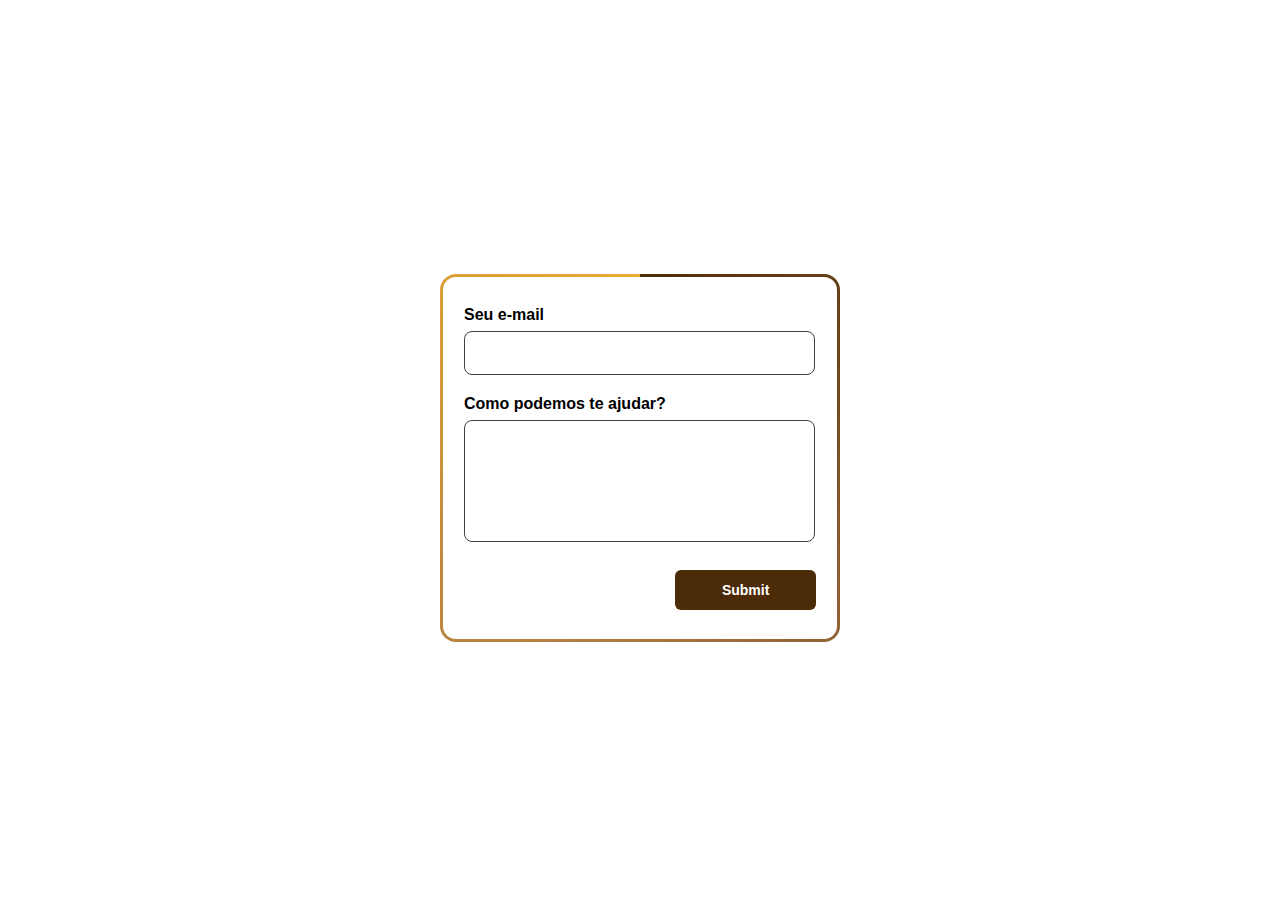
<file: Seção - Formulário de Contato/index.html>
<!DOCTYPE html>
<html lang="en">

<head>
  <meta charset="UTF-8">
  <meta name="viewport" content="width=device-width, initial-scale=1.0">
  <title>Form Animation</title>
  <link rel="stylesheet" href="./css/contato.css">
</head>

<body>
  <div class="form-container">
    <form class="form">
      <div class="form-group">
        <label style="font-family: sans-serif; font-size: 16px;" class="form-label" for="email">Seu e-mail</label>
        <input required name="email" id="email" type="text">
      </div>
      <div class="form-group">
        <label style="font-family: sans-serif; font-size: 16px;" class="form-label" for="textarea">Como podemos te ajudar?</label>
        <textarea required cols="50" rows="10" id="textarea" name="textarea"></textarea>
      </div>
      <button type="submit" class="form-submit-btn">Submit</button>
    </form>
  </div>
</body>

</html>
</file>
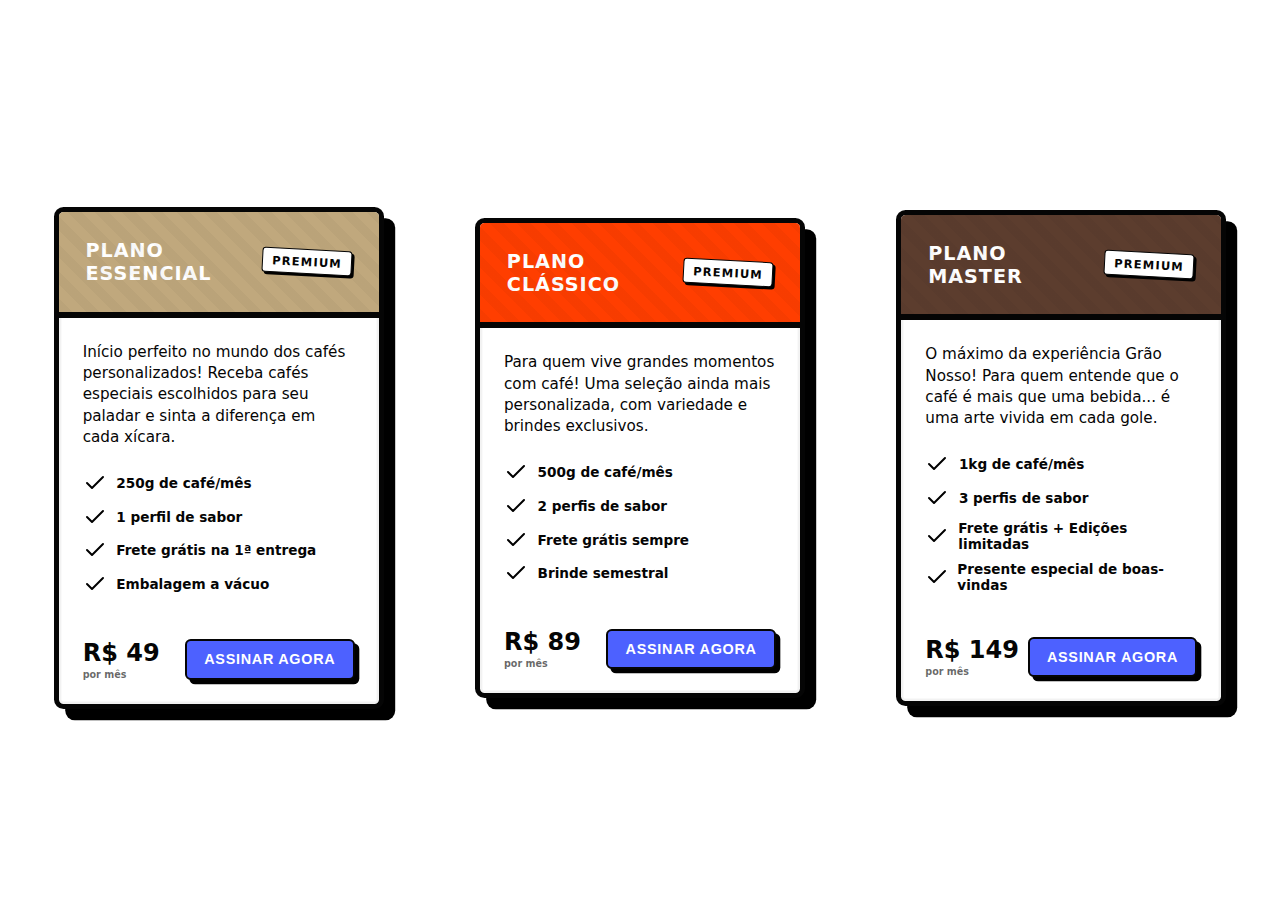
<file: Seção - Planos/index.html>
<!DOCTYPE html>
<html lang="pt-br">

<head>
    <meta charset="UTF-8">
    <meta name="viewport" content="width=device-width, initial-scale=1.0">
    <title>Testes de UI</title>
    <link rel="stylesheet" href="./css/planos.css">
</head>
<body>
    <div style="height: 100vh; display: flex; justify-content: space-around; align-items: center;">
        <div class="card">

            <div class="card-title-area" style="background: #C0A87D;">
                <span>Plano Essencial</span>
                <span class="card-tag">Premium</span>
            </div>

            <div class="card-body">
                <div class="card-description">
                    Início perfeito no mundo dos cafés personalizados!
                    Receba cafés especiais escolhidos para seu paladar e sinta a diferença em cada xícara.
                </div>

                <div class="feature-grid">
                    <div class="feature-item">
                        <svg xmlns="http://www.w3.org/2000/svg" width="24" height="24" fill="none" stroke="currentColor" stroke-width="2" stroke-linecap="round" stroke-linejoin="round">
                            <polyline points="20 6 9 17 4 12" />
                          </svg>                          
                        <span class="feature-text">250g de café/mês</span>
                    </div>

                    <div class="feature-item">
                        <svg xmlns="http://www.w3.org/2000/svg" width="24" height="24" fill="none" stroke="currentColor" stroke-width="2" stroke-linecap="round" stroke-linejoin="round">
                            <polyline points="20 6 9 17 4 12" />
                          </svg>                          
                        <span class="feature-text">1 perfil de sabor</span>
                    </div>

                    <div class="feature-item">
                        <svg xmlns="http://www.w3.org/2000/svg" width="24" height="24" fill="none" stroke="currentColor" stroke-width="2" stroke-linecap="round" stroke-linejoin="round">
                            <polyline points="20 6 9 17 4 12" />
                          </svg>                          
                        <span class="feature-text">Frete grátis na 1ª entrega</span>
                    </div>

                    <div class="feature-item">
                        <svg xmlns="http://www.w3.org/2000/svg" width="24" height="24" fill="none" stroke="currentColor" stroke-width="2" stroke-linecap="round" stroke-linejoin="round">
                            <polyline points="20 6 9 17 4 12" />
                          </svg>                          
                        <span class="feature-text">Embalagem a vácuo</span>
                    </div>
                </div>

                <div class="card-actions">
                    <div class="price">
                        R$ 49
                        <span class="price-period">por mês</span>
                    </div>

                    <button class="card-button">Assinar Agora</button>
                </div>
            </div>
        </div>
        <div class="card">

            <div class="card-title-area">
                <span class="card-title">Plano Clássico</span>
                <span class="card-tag">Premium</span>
            </div>

            <div class="card-body">
                <div class="card-description">
                    Para quem vive grandes momentos com café! Uma seleção ainda mais personalizada, com variedade e
                    brindes exclusivos.
                </div>

                <div class="feature-grid">
                    <div class="feature-item">
                        <svg xmlns="http://www.w3.org/2000/svg" width="24" height="24" fill="none" stroke="currentColor" stroke-width="2" stroke-linecap="round" stroke-linejoin="round">
                            <polyline points="20 6 9 17 4 12" />
                          </svg>
                        <span class="feature-text">500g de café/mês</span>
                    </div>

                    <div class="feature-item">
                        <svg xmlns="http://www.w3.org/2000/svg" width="24" height="24" fill="none" stroke="currentColor" stroke-width="2" stroke-linecap="round" stroke-linejoin="round">
                            <polyline points="20 6 9 17 4 12" />
                          </svg>
                        <span class="feature-text">2 perfis de sabor</span>
                    </div>

                    <div class="feature-item">
                        <svg xmlns="http://www.w3.org/2000/svg" width="24" height="24" fill="none" stroke="currentColor" stroke-width="2" stroke-linecap="round" stroke-linejoin="round">
                            <polyline points="20 6 9 17 4 12" />
                          </svg>
                        <span class="feature-text">Frete grátis sempre</span>
                    </div>

                    <div class="feature-item">
                        <svg xmlns="http://www.w3.org/2000/svg" width="24" height="24" fill="none" stroke="currentColor" stroke-width="2" stroke-linecap="round" stroke-linejoin="round">
                            <polyline points="20 6 9 17 4 12" />
                          </svg>
                        <span class="feature-text">Brinde semestral</span>
                    </div>
                </div>

                <div class="card-actions">
                    <div class="price">
                        R$ 89
                        <span class="price-period">por mês</span>
                    </div>

                    <button class="card-button">Assinar agora</button>
                </div>
            </div>
        </div>
        <div class="card">

            <div class="card-title-area" style="background: #5C3D2E;">
                <span class="card-title">Plano Master</span>
                <span class="card-tag">Premium</span>
            </div>

            <div class="card-body">
                <div class="card-description">
                    O máximo da experiência Grão Nosso! Para quem entende que o café é mais que uma bebida... é uma arte
                    vivida em cada gole.
                </div>

                <div class="feature-grid">
                    <div class="feature-item">
                        <svg xmlns="http://www.w3.org/2000/svg" width="24" height="24" fill="none" stroke="currentColor" stroke-width="2" stroke-linecap="round" stroke-linejoin="round">
                            <polyline points="20 6 9 17 4 12" />
                          </svg>
                        <span class="feature-text">1kg de café/mês</span>
                    </div>

                    <div class="feature-item">
                        <svg xmlns="http://www.w3.org/2000/svg" width="24" height="24" fill="none" stroke="currentColor" stroke-width="2" stroke-linecap="round" stroke-linejoin="round">
                            <polyline points="20 6 9 17 4 12" />
                          </svg>
                        <span class="feature-text">3 perfis de sabor</span>
                    </div>

                    <div class="feature-item">
                        <svg xmlns="http://www.w3.org/2000/svg" width="24" height="24" fill="none" stroke="currentColor" stroke-width="2" stroke-linecap="round" stroke-linejoin="round">
                            <polyline points="20 6 9 17 4 12" />
                          </svg>
                        <span class="feature-text">Frete grátis + Edições limitadas</span>
                    </div>

                    <div class="feature-item">
                        <svg xmlns="http://www.w3.org/2000/svg" width="24" height="24" fill="none" stroke="currentColor" stroke-width="2" stroke-linecap="round" stroke-linejoin="round">
                            <polyline points="20 6 9 17 4 12" />
                          </svg>
                        <span class="feature-text">Presente especial de boas-vindas</span>
                    </div>
                </div>

                <div class="card-actions">
                    <div class="price">
                        R$ 149
                        <span class="price-period">por mês</span>
                    </div>

                    <button class="card-button">Assinar agora</button>
                </div>
            </div>
        </div>
    </div>
</body>

</html>
</file>
<file: Seção - Formulário de Contato/css/contato.css>
body {
    display: flex;
    align-items: center;
    justify-content: center;
    height: 100vh;
}

.form-container {
    position: relative;
    width: 400px;
    padding: 32px 24px;
    font-size: 16px;
    font-family: sans-serif;
    color: white;
    display: flex;
    flex-direction: column;
    gap: 20px;
    box-sizing: border-box;
    border-radius: 16px;
    background: #fff;
    overflow: hidden;
}

/* Pseudo-elemento girando */
.form-container::before {
    content: "";
    position: absolute;
    top: -50%;
    left: -50%;
    width: 200%;
    height: 200%;
    background: conic-gradient(from 0deg,
            #4C2B08,
            #AB7743,
            #ebac34);
    animation: rotate 4s linear infinite;
    z-index: 0;
}

/* Máscara para cortar o fundo, criando o efeito só na borda */
.form-container::after {
    content: "";
    position: absolute;
    top: 3px;
    left: 3px;
    right: 3px;
    bottom: 3px;
    background: #fff;
    border-radius: 13px;
    z-index: 1;
}

/* Para o conteúdo ficar acima de tudo */
.form-container form {
    position: relative;
    z-index: 2;
    display: flex;
    flex-direction: column;
    gap: 20px;
}

@keyframes rotate {
    0% {
        transform: rotate(0deg);
    }

    100% {
        transform: rotate(360deg);
    }
}

/* Restante dos estilos do formulário */
.form-group {
    display: flex;
    flex-direction: column;
    gap: 2px;
}

.form-group label {
    margin-bottom: 5px;
    color: #000;
    font-weight: 600;
    font-size: 12px;
}

.form-group input,
.form-group textarea {
    width: 90%;
    padding: 12px 16px;
    border-radius: 8px;
    background-color: transparent;
    border: 1px solid #414141;
    color: #000;
    font-family: sans-serif;
    font-size: 16px;
    outline: none;
}

.form-group textarea {
    resize: none;
    height: 96px;
}

.form-group input::placeholder {
    opacity: 0.5;
}

.form-submit-btn {
    display: flex;
    align-items: center;
    align-self: flex-end;
    justify-content: center;
    font-family: sans-serif;
    color: #4C2B08;
    font-weight: 600;
    width: 40%;
    background: #4C2B08;
    border: none;
    color: #fff;
    padding: 12px 16px;
    font-size: 14px;
    gap: 8px;
    margin-top: 8px;
    cursor: pointer;
    border-radius: 6px;
}

.form-label {
    font-family: sans-serif;
    font-size: 160px;
}
</file>
<file: Seção - Planos/css/planos.css>
.card {
    --primary: #ff3e00;
    --primary-hover: #ff6d43;
    --secondary: #4d61ff;
    --secondary-hover: #5e70ff;
    --accent: #00e0b0;
    --text: #050505;
    --bg: #ffffff;
    --shadow-color: #000000;
    --pattern-color: #cfcfcf;

    position: relative;
    width: 20em;
    background: var(--bg);
    border: 0.35em solid var(--text);
    border-radius: 0.6em;
    box-shadow:
        0.7em 0.7em 0 var(--shadow-color),
        inset 0 0 0 0.15em rgba(0, 0, 0, 0.05);
    transition: all 0.4s cubic-bezier(0.23, 1, 0.32, 1);
    overflow: hidden;
    font-family: ui-sans-serif, system-ui, sans-serif;
    transform-origin: center;
}

.card:hover {
    transform: translate(-0.4em, -0.4em) scale(1.02);
    box-shadow: 1em 1em 0 var(--shadow-color);
}

.card-overlay-dots {
    position: absolute;
    inset: 0;
    background-image: radial-gradient(var(--pattern-color) 1px, transparent 1px);
    background-size: 1em 1em;
    background-position: -0.5em -0.5em;
    pointer-events: none;
    opacity: 0;
    transition: opacity 0.4s ease;
    z-index: 1;
}

.card-title-area {
    position: relative;
    padding: 1.4em;
    background: var(--primary);
    color: var(--bg);
    font-weight: 800;
    font-size: 1.2em;
    display: flex;
    justify-content: space-between;
    align-items: center;
    border-bottom: 0.35em solid var(--text);
    text-transform: uppercase;
    letter-spacing: 0.05em;
    z-index: 2;
    overflow: hidden;
}

.card-title-area::before {
    content: "";
    position: absolute;
    top: 0;
    left: 0;
    width: 100%;
    height: 100%;
    background: repeating-linear-gradient(45deg,
            rgba(0, 0, 0, 0.1),
            rgba(0, 0, 0, 0.1) 0.5em,
            transparent 0.5em,
            transparent 1em);
    pointer-events: none;
    opacity: 0.3;
}

.card-title {
    width: 60%;
}

.card-tag {
    background: var(--bg);
    color: var(--text);
    font-size: 0.6em;
    font-weight: 800;
    padding: 0.4em 0.8em;
    border: 0.15em solid var(--text);
    border-radius: 0.3em;
    box-shadow: 0.2em 0.2em 0 var(--shadow-color);
    text-transform: uppercase;
    letter-spacing: 0.1em;
    transform: rotate(3deg);
    transition: all 0.3s ease;
}

.card:hover .card-tag {
    transform: rotate(-2deg) scale(1.1);
    box-shadow: 0.25em 0.25em 0 var(--shadow-color);
}

.card-body {
    position: relative;
    padding: 1.5em;
    z-index: 2;
}

.card-description {
    margin-bottom: 1.5em;
    color: var(--text);
    font-size: 0.95em;
    line-height: 1.4;
    font-weight: 500;
}

.feature-item {
    display: flex;
    align-items: center;
    gap: 0.6em;
    margin-bottom: 0.6em;
    transition: transform 0.2s ease;
}

.feature-item:hover .feature-icon {
    background: var(--secondary-hover);
    transform: rotate(-5deg);
}

.feature-text {
    font-size: 0.85em;
    font-weight: 600;
    color: var(--text);
}

.card-actions {
    display: flex;
    justify-content: space-between;
    align-items: center;
    margin-top: 1.5em;
    padding-top: 1.2em;
    position: relative;
}

.price {
    position: relative;
    font-size: 1.5em;
    font-weight: 800;
    color: var(--text);
}

.price-currency {
    font-size: 0.6em;
    font-weight: 700;
    vertical-align: top;
    margin-right: 0.1em;
}

.price-period {
    display: block;
    font-size: 0.4em;
    font-weight: 600;
    color: rgba(0, 0, 0, 0.6);
    margin-top: 0.2em;
}

.card-button {
    position: relative;
    background: var(--secondary);
    color: var(--bg);
    font-size: 0.9em;
    font-weight: 700;
    padding: 0.7em 1.2em;
    border: 0.2em solid var(--text);
    border-radius: 0.4em;
    box-shadow: 0.3em 0.3em 0 var(--shadow-color);
    cursor: pointer;
    transition: all 0.2s ease;
    overflow: hidden;
    text-transform: uppercase;
    letter-spacing: 0.05em;
}

.card-button::before {
    content: "";
    position: absolute;
    top: 0;
    left: -100%;
    width: 100%;
    height: 100%;
    background: linear-gradient(90deg,
            transparent 0%,
            rgba(255, 255, 255, 0.2) 50%,
            transparent 100%);
    transition: left 0.6s ease;
}

.card-button:hover {
    background: var(--secondary-hover);
    transform: translate(-0.1em, -0.1em);
    box-shadow: 0.4em 0.4em 0 var(--shadow-color);
}

.card-button:hover::before {
    left: 100%;
}

.card-button:active {
    transform: translate(0.1em, 0.1em);
    box-shadow: 0.15em 0.15em 0 var(--shadow-color);
}
</file>
